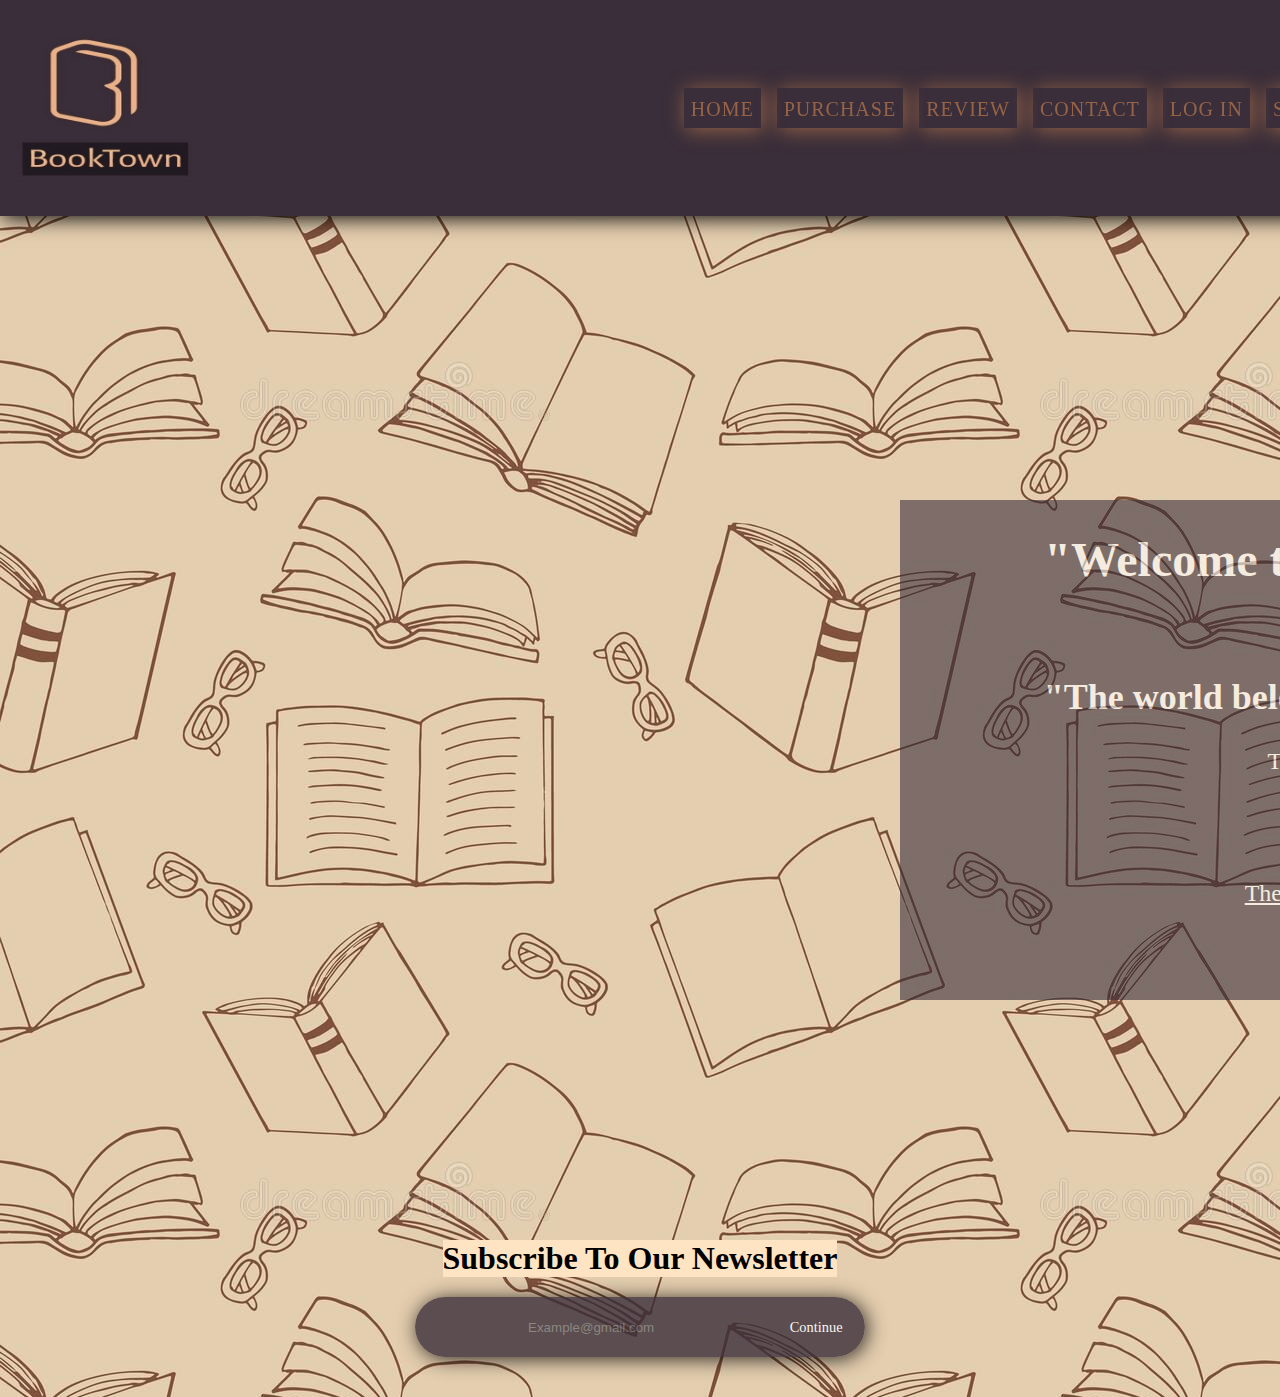
<file: Project 1/index.html>
<!DOCTYPE html>
<html>
<head>
	<meta charset="utf-8">
	<meta http-equiv="X-UA-Compatible" content="IE-edge">
	<meta name="viewport" content="width=device-width, intial-scale=1.0">
	<title> Welcome To BookTown </title>
	


	<link rel="stylesheet" type="text/css" href="../Project 1/CSS/style.css">
	
	
</head>
<body>
	


	<section class="main">
		<nav>


			<a href="#" class="logo">
				<img src="../Project 1/images/logo03.jpg" width="190" height="150" style="right: 1000px;">
			</a>


			<ul class="menu">

				<li><a href="../Project 1/index.html"class="active">Home</a></li>
				<li><a href="../Project 1/purchase.html" class="active">Purchase</a></li>
				<li><a href="../Project 1/review.html" class="active">Review</a></li>
				<li><a href="../Project 1/contactus.html" class="active">Contact</a></li>
				<li><a href="../Project 1/login.html" class="active">log in</a></li>
			    <li><a href="../Project 1/signup.html" class="active">Sign up</a></li>
			</ul>
		</nav>
	</section>

	<section class="box">

		<div class="h1">
          <h1>"Welcome to the BookTown".</h1>
          <br>
          <h2>"The world belongs to those who read".</h2>
          
          <p>Treanding Books</p>

          <ul class="books">

          	<li><a href="../Project 1/Books/The 48 Laws of Power by Greene, Robert (z-lib.org).pdf" class="activee">laws of power</a></li>

          	<li><a href="../Project 1/Books/Deep Work Rules for Focused Success in a Distracted World by Cal Newport (z-lib.org).pdf" class="activee">Deep Work</a></li>

          	<li><a href="../Project 1/Books/The 5AM Club by Robin Sharma (z-lib.org).pdf" class="activee">5am club</a></li>

          	<li><a href="../Project 1/Books/The Laws of Human Nature by Robert Greene (z-lib.org).pdf"class="activee">The laws of human nature</a></li>

          	<li><a href="../Project 1/Books/The Book Thief by Zusak, Markus (z-lib.org).pdf" class="activee">The book thief</a></li>

          </ul>
		</div>
	</section>

	<br>
	<br>
	<br>
	<br>
	<br>
	<br>
	<br>
	<br>
	<br>
	<br>
	<br>
	<br>
	<br>
	<br>
	<br>
	<br>
	<br>
	<br>
	<br>


     <section class="contact">
     	<h4>Subscribe To Our Newsletter</h4>
		<div class="contact-input">
			<input typr="email" placeholder="Example@gmail.com">
			<a href="#">Continue</a>
		</div>
		
	</section>


	
	</body>
	</html>
</file>
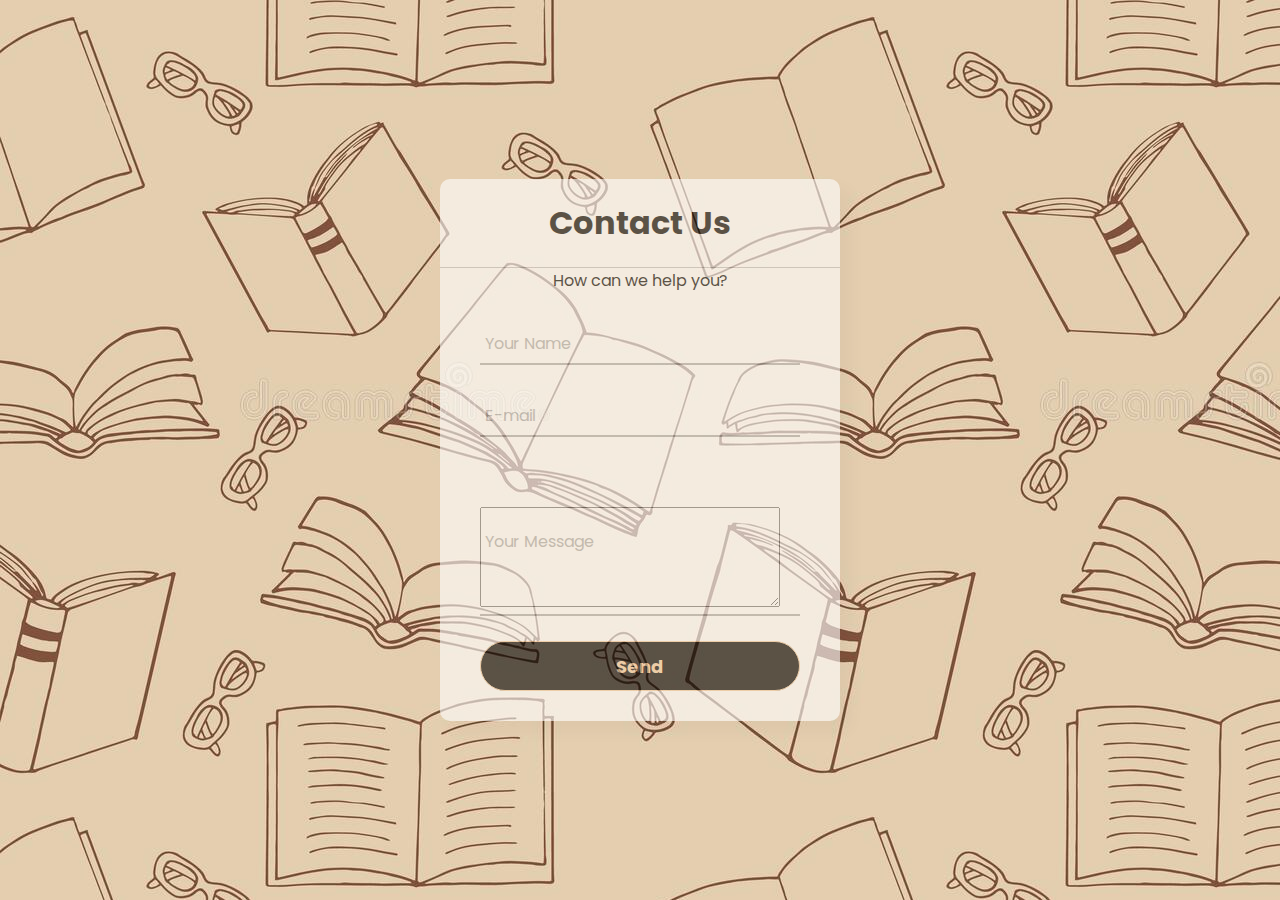
<file: Project 1/contactus.html>
<!DOCTYPE html>
<!-- Coding By CodingNepal - youtube.com/codingnepal -->
<html lang="en" dir="ltr">
  <head>
    <meta charset="utf-8">
    <title>BookTown | Contact us</title>
    <link rel="stylesheet" href="">

    <style>
      @import url('https://fonts.googleapis.com/css2?family=Noto+Sans:wght@700&family=Poppins:wght@400;500;600&display=swap');
*{
  margin: 0;
  padding: 0;
  box-sizing: border-box;
  font-family: "Poppins", sans-serif;
}
body{
  margin: 0;
  padding: 0;
  height: 100vh;
  overflow: hidden;
}
.center{
  position: absolute;
  top: 50%;
  left: 50%;
  transform: translate(-50%, -50%);
  width: 400px;
  background-color: white;
  opacity: 0.6;
  border-radius: 10px;
  box-shadow: 10px 10px 15px rgba(0,0,0,0.05);
}
.center h1{
  text-align: center;
  padding: 20px 0;
  border-bottom: 1px solid silver;
}
.center form{
  padding: 0 40px;
  box-sizing: border-box;
}
form .txt_field{
  position: relative;
  border-bottom: 2px solid #adadad;
  margin: 30px 0;
}
.txt_field input{
  width: 100%;
  padding: 0 5px;
  height: 40px;
  font-size: 16px;
  border: none;
  background: none;
  outline: none;
}
.txt_field label{
  position: absolute;
  top: 50%;
  left: 5px;
  color: #adadad;
  transform: translateY(-50%);
  font-size: 16px;
  pointer-events: none;
  transition: .5s;
}
.txt_field span::before{
  content: '';
  position: absolute;
  top: 40px;
  left: 0;
  width: 0%;
  height: 2px;
  background: #2691d9;
  transition: .5s;
}
.txt_field input:focus ~ label,
.txt_field input:valid ~ label{
  top: -5px;
  color: #2691d9;
}
.txt_field input:focus ~ span::before,
.txt_field input:valid ~ span::before{
  width: 100%;
}
.pass{
  margin: -5px 0 20px 5px;
  color: #a6a6a6;
  cursor: pointer;
}
.pass:hover{
  text-decoration: underline;
}
input[type="submit"]{
  width: 100%;
  height: 50px;
  border: 1px solid;
  background: black;
  border-radius: 25px;
  font-size: 18px;
  color: #f3cda2;
  font-weight: 700;
  cursor: pointer;
  outline: none;
}
input[type="submit"]:hover{
  border-color: #f3cda2;
  transition: .5s;
}
.signup_link{
  margin: 30px 0;
  text-align: center;
  font-size: 16px;
  color: black;
}
.signup_link a{
  color: black;
  text-decoration: none;
}
.signup_link a:hover{
  text-decoration: underline;
}

    </style>
  </head>

  <body style="background-image: url('../Project 1/images/bg02.jpg');">
     
  
    <div class="center">
      <h1>Contact Us</h1>
      <p><center>How can we help you?</center></p>
      <form method="post">
        
        <div class="txt_field">
          <input type="text" required>
          <span></span>
          <label>Your Name</label>
        </div>

        <div class="txt_field">
          <input type="text" required>
          <span></span>
          <label>E-mail</label>
        </div>

        <div class="txt_field">
          <input type="textarea" required>
          <span></span>
          <label>Your Message</label>
           <textarea id="text" name="text" placeholder="Write something.." style="height:100px;
           width: 300px;">
            
           </textarea>

          
             
        </div>

        <div class="pass"></div>
        <input type="submit" value="Send">
        <div class="signup_link">
           
        </div>

      </form>
    </div>

  </body>
</html>
</file>
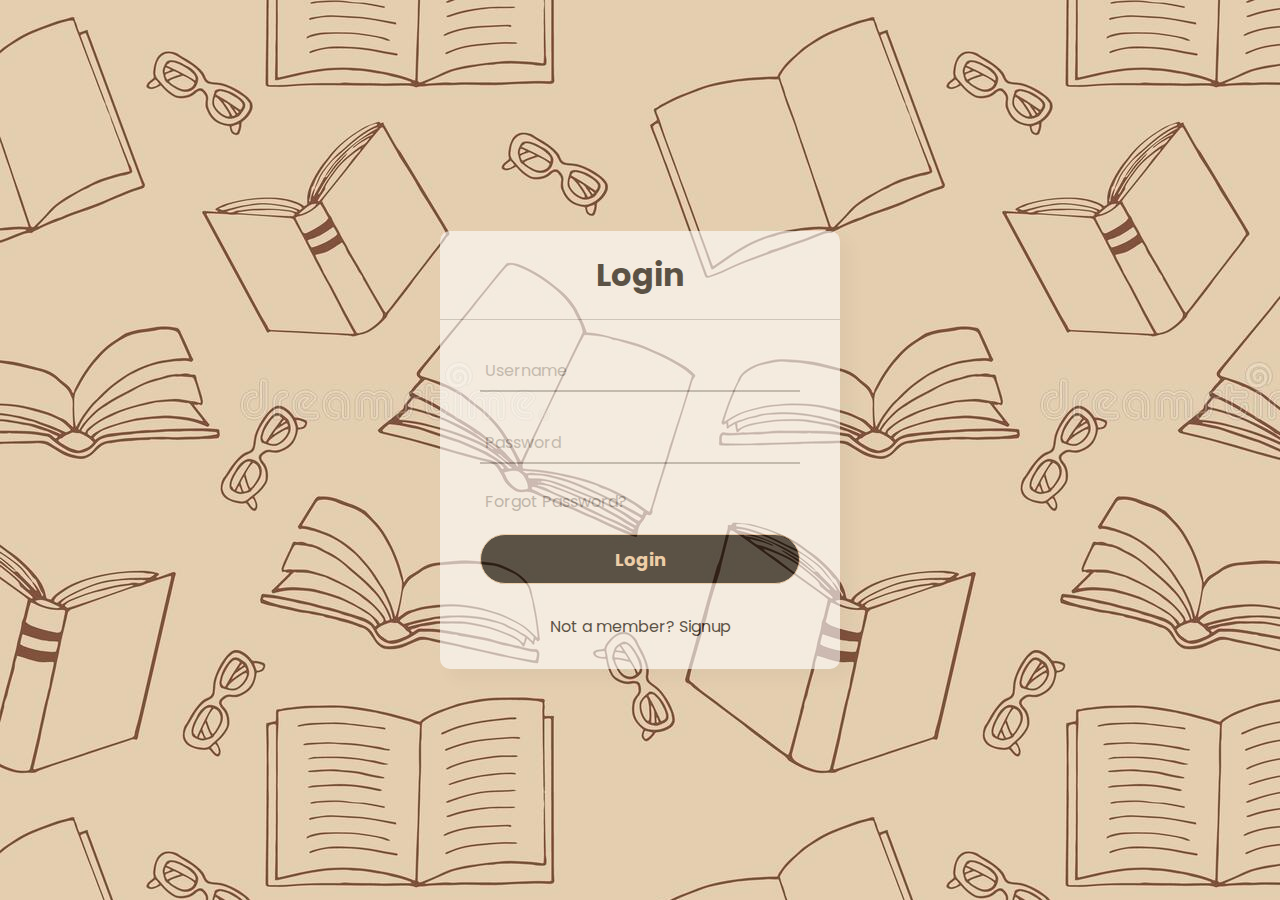
<file: Project 1/login.html>
<!DOCTYPE html>
<html lang="en" dir="ltr">
  <head>
    <meta charset="utf-8">
    <title>BookTown Login</title>
    <link rel="stylesheet" href="">

    <style>
      @import url('https://fonts.googleapis.com/css2?family=Noto+Sans:wght@700&family=Poppins:wght@400;500;600&display=swap');
*{
  margin: 0;
  padding: 0;
  box-sizing: border-box;
  font-family: "Poppins", sans-serif;
}
body{
  margin: 0;
  padding: 0;
  height: 100vh;
  overflow: hidden;
}
*{
  box-sizing: border-box;
}

ul{
  list-style: none;
}

a{
  
  text-decoration: none;
}



.main{
  position: relative;
  right: 200px;
  width: 100px;
  height: 768px;
}
.logo{
  position: fixed;
  left: 10px;

}
  
.center{
  position: absolute;
  top: 50%;
  left: 50%;
  transform: translate(-50%, -50%);
  width: 400px;
  background-color: white;
  opacity: 0.6;
  border-radius: 10px;
  box-shadow: 10px 10px 15px rgba(0,0,0,0.05);
}
.center h1{
  text-align: center;
  padding: 20px 0;
  border-bottom: 1px solid silver;
}
.center form{
  padding: 0 40px;
  box-sizing: border-box;
}
form .txt_field{
  position: relative;
  border-bottom: 2px solid #adadad;
  margin: 30px 0;
}
.txt_field input{
  width: 100%;
  padding: 0 5px;
  height: 40px;
  font-size: 16px;
  border: none;
  background: none;
  outline: none;
}
.txt_field label{
  position: absolute;
  top: 50%;
  left: 5px;
  color: #adadad;
  transform: translateY(-50%);
  font-size: 16px;
  pointer-events: none;
  transition: .5s;
}
.txt_field span::before{
  content: '';
  position: absolute;
  top: 40px;
  left: 0;
  width: 0%;
  height: 2px;
  background: #2691d9;
  transition: .5s;
}
.txt_field input:focus ~ label,
.txt_field input:valid ~ label{
  top: -5px;
  color: #2691d9;
}
.txt_field input:focus ~ span::before,
.txt_field input:valid ~ span::before{
  width: 100%;
}
.pass{
  margin: -5px 0 20px 5px;
  color: #a6a6a6;
  cursor: pointer;
}
.pass:hover{
  text-decoration: underline;
}
input[type="submit"]{
  width: 100%;
  height: 50px;
  border: 1px solid;
  background: black;
  border-radius: 25px;
  font-size: 18px;
  color: #f3cda2;
  font-weight: 700;
  cursor: pointer;
  outline: none;
}
input[type="submit"]:hover{
  border-color: #f3cda2;
  transition: .5s;
}
.signup_link{
  margin: 30px 0;
  text-align: center;
  font-size: 16px;
  color: black;
}
.signup_link a{
  color: black;
  text-decoration: none;
}
.signup_link a:hover{
  text-decoration: underline;
}

    </style>
  </head>

<body style="background-image: url('../Project 1/images/bg02.jpg');">
   <div class="center">
      <h1>Login</h1>
      <form method="post">

        <div class="txt_field">
          <input type="text" required>
          <span></span>
          <label>Username</label>
        </div>

        <div class="txt_field">
          <input type="password" required>
          <span></span>
          <label>Password</label>
        </div>

        <div class="pass">Forgot Password?</div>
        <input type="submit" value="Login">
        <div class="signup_link">
          Not a member? <a href="./signup.html">Signup</a>
        </div>

      </form>
    </div>

  </body>
</html>
</file>
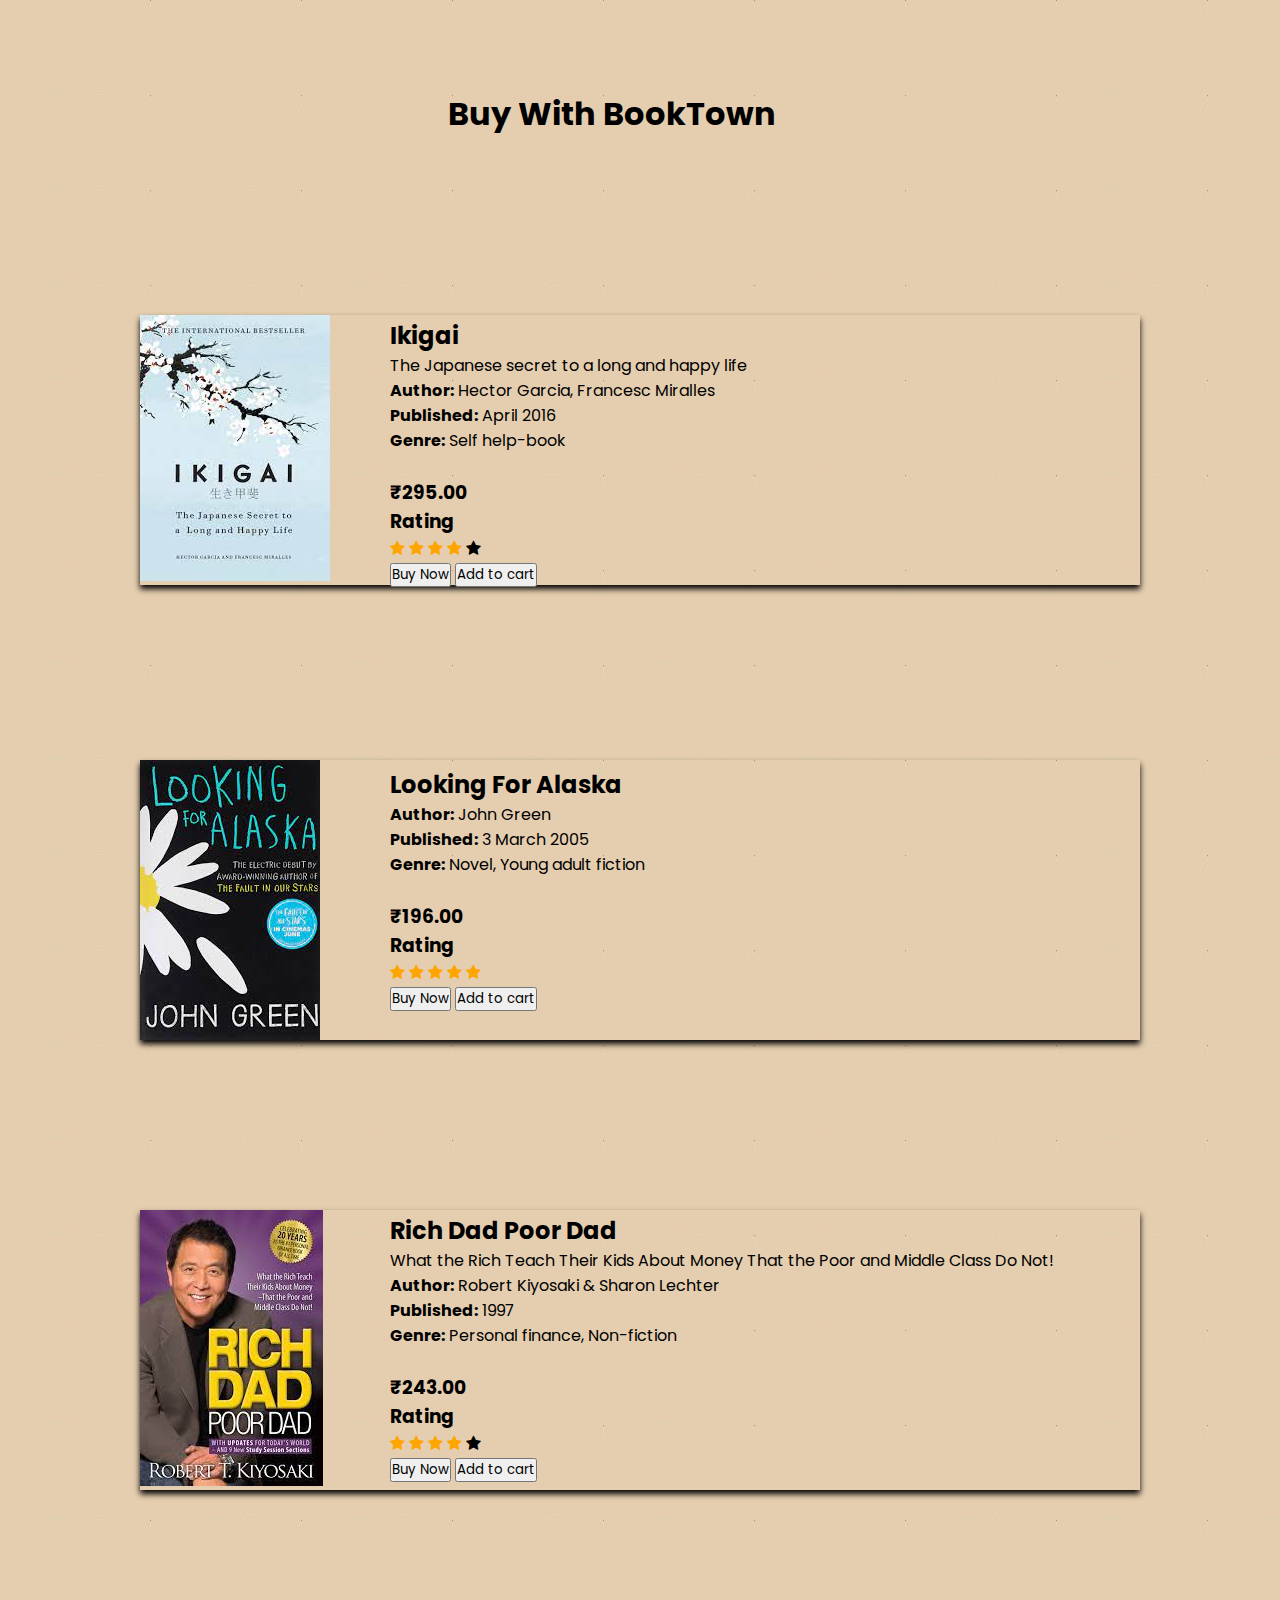
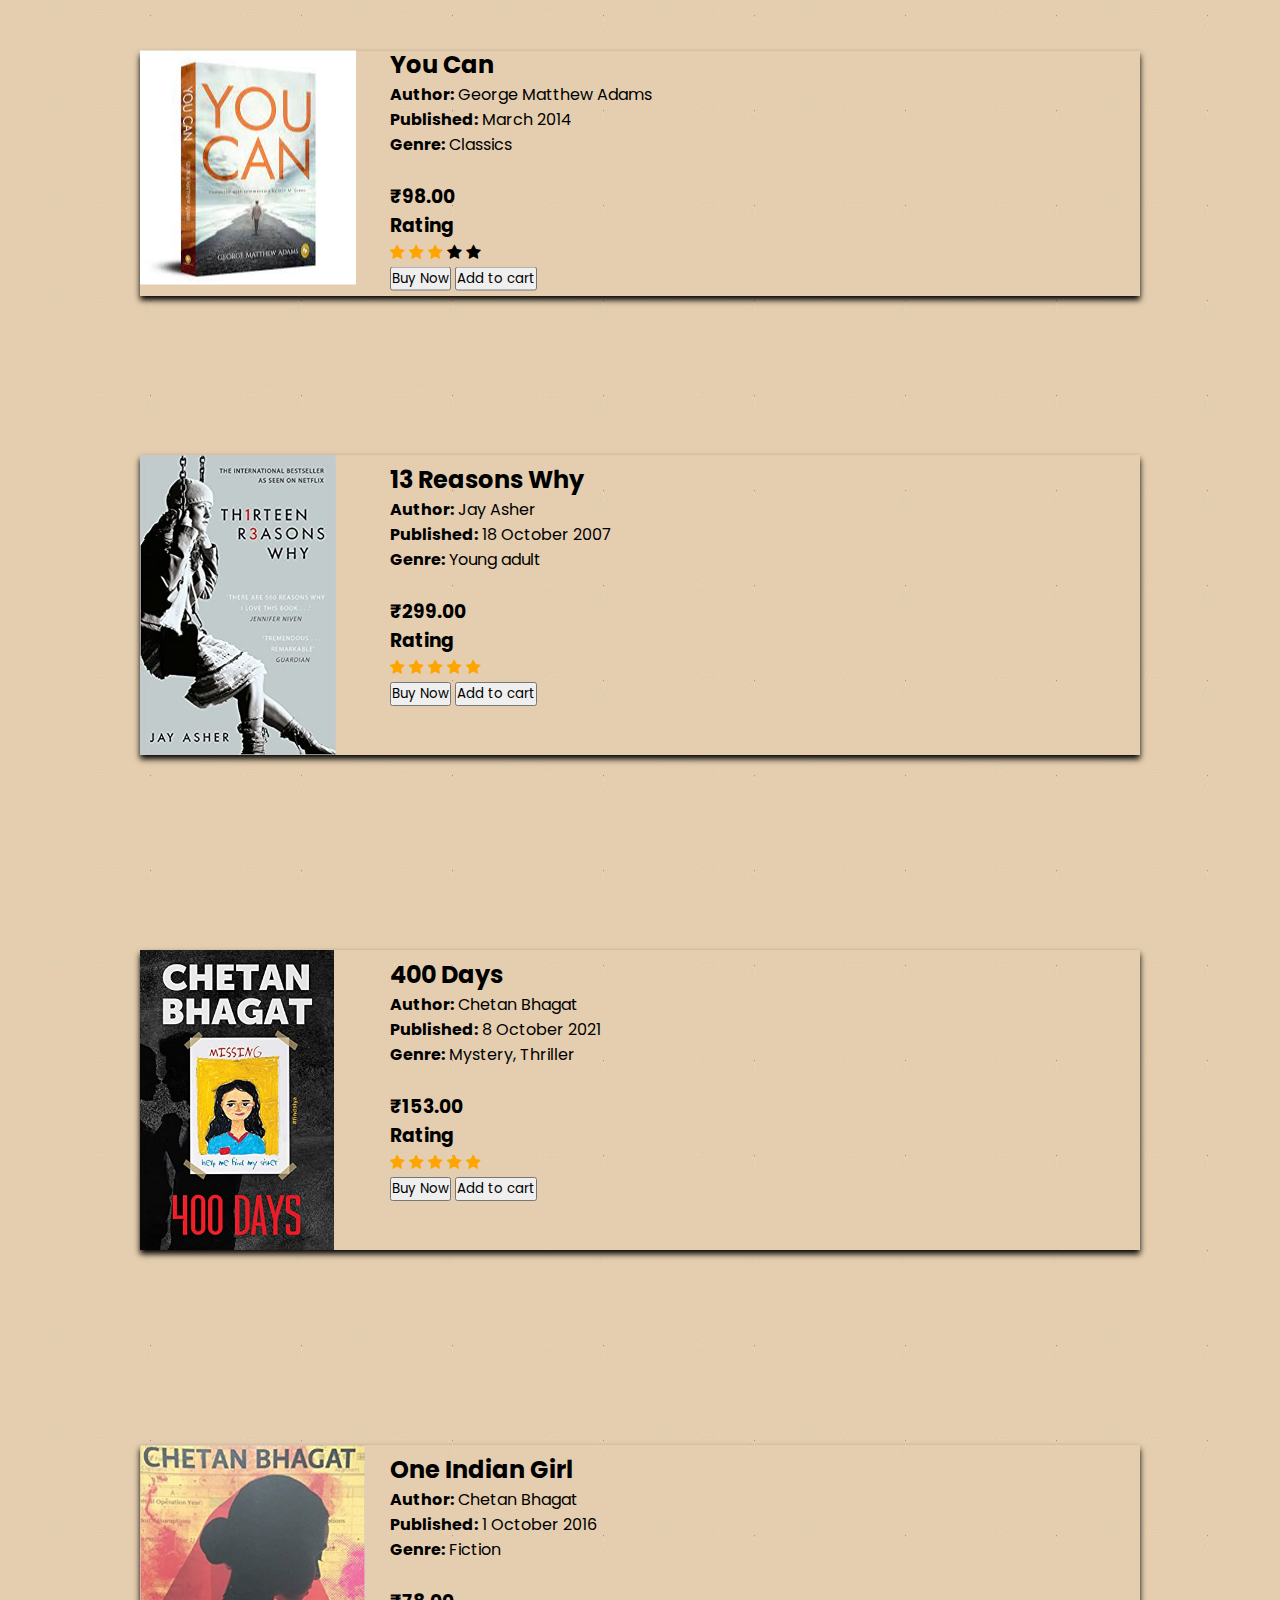
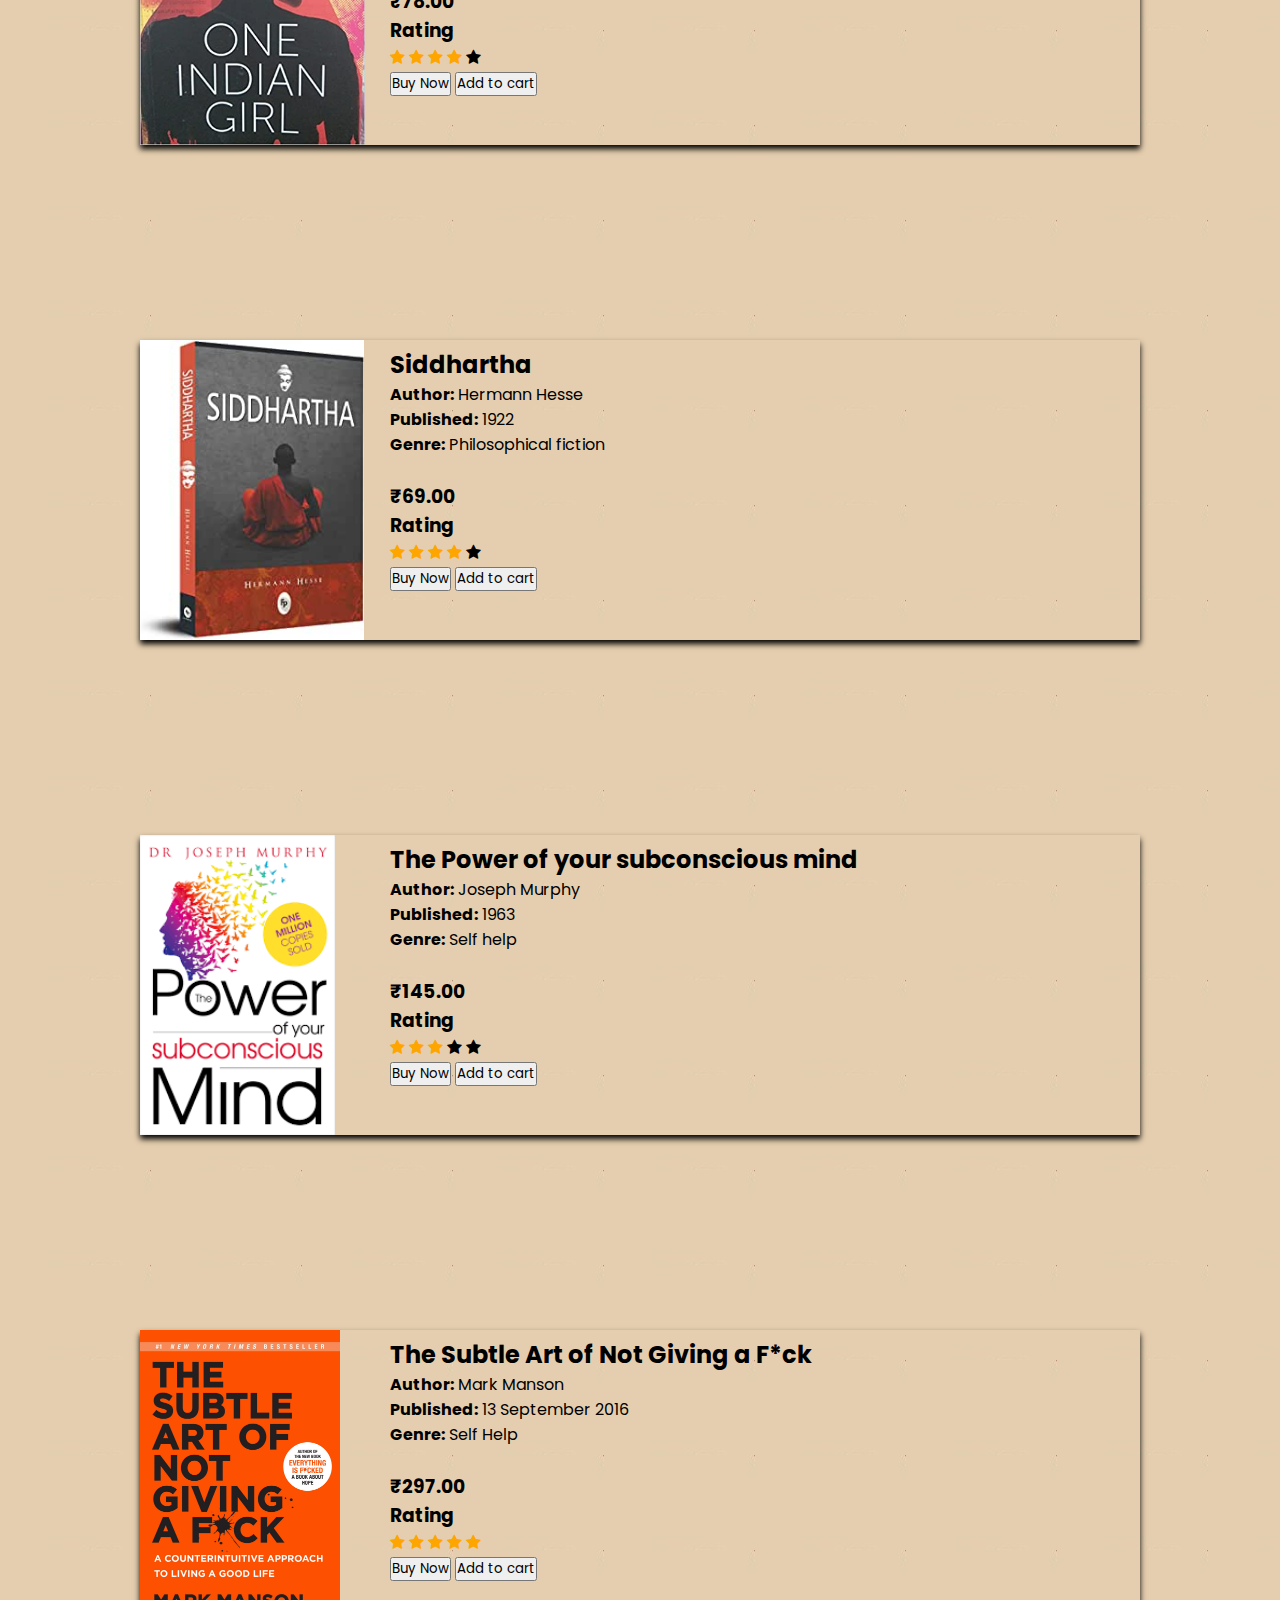
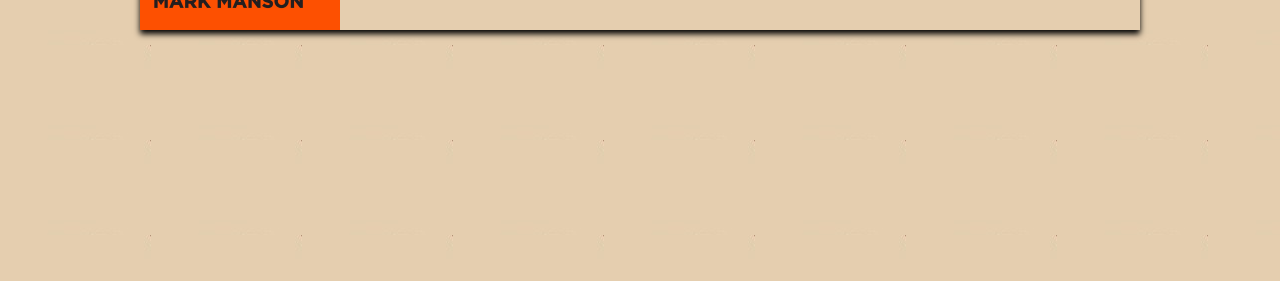
<file: Project 1/purchase.html>
<!DOCTYPE html>
<html>
<head>
	<meta charset="utf-8">
	<meta http-equiv="X-UA-Compatible" content="IE-edge">
	<meta name="viewport" content="width=device-width, intial-scale=1.0">
	<title>Purchase with BookTown</title>
	<link rel="stylesheet" href="">
	<link rel="stylesheet" href="https://cdnjs.cloudflare.com/ajax/libs/font-awesome/4.7.0/css/font-awesome.min.css">

	<style>
      @import url('https://fonts.googleapis.com/css2?family=Noto+Sans:wght@700&family=Poppins:wght@400;500;600&display=swap');
*{
  margin: 0;
  padding: 0;
  box-sizing: border-box;
  font-family: "Poppins", sans-serif;
}
body{
  margin: 0;
  padding: 0;
  height: auto;

}



  
  

h1{
	text-align: center;
	position: absolute;
	top: 10%;
	left: 35%;
}

	

/****************book1**************/

.cart-info1{
  	position: absolute;
  	top: 50%;
  	left: 50%;
  	transform: translate(-50%,-50%);
 }
.cart1{
	position: relative;
	width: 1000px;
	height: 270px;
	box-shadow: 0px 4px 6px 0px rgba(0, 0, 0, 1.0);
	
}
h2{
	position: relative;
	bottom: 100%;
	left: 25%;
}
p{
	position: relative;
	bottom: 100%;
	left: 25%;
}
h3{
	position: relative;
	bottom: 100%;
	left: 25%;

}


button{
	position: relative;
	bottom: 100%;
	left: 25%;
}
button:hover{
	background-color: #f0da1a;
	color: white;
	font-weight: bold;
}

/****************book2**************/

.cart-info2{
  	position: absolute;
  	top: 100%;
  	left: 50%;
  	transform: translate(-50%,-50%);
 }
.cart2{
	position: relative;
	width: 1000px;
	height: 280px;
	box-shadow: 0px 4px 6px 0px rgba(0, 0, 0, 1.0);
	
}


.checked {
	position: relative;
	bottom: 100%;
	left: 25%;
	color: orange;
}
i{
	position: relative;
	bottom: 100%;
	left: 25%;
}
/****************book3**************/

.cart-info3{
  	position: absolute;
  	top: 150%;
  	left: 50%;
  	transform: translate(-50%,-50%);
 }
.cart3{
	position: relative;
	width: 1000px;
	height: 280px;
	box-shadow: 0px 4px 6px 0px rgba(0, 0, 0, 1.0);
	
}


.checked {
	position: relative;
	bottom: 100%;
	left: 25%;
	color: orange;
}
i{
	position: relative;
	bottom: 100%;
	left: 25%;
}
/****************book4**************/
.cart-info4{
  	position: absolute;
  	top: 197%;
  	left: 50%;
  	transform: translate(-50%,-50%);
 }
.cart4{
	position: relative;
	width: 1000px;
	height: 245px;
	box-shadow: 0px 4px 6px 0px rgba(0, 0, 0, 1.0);
	
}

.checked {
	position: relative;
	bottom: 100%;
	left: 25%;
	color: orange;
}
i{
	position: relative;
	bottom: 100%;
	left: 25%;
}

/****************book5**************/
.cart-info5{
  	position: absolute;
  	top: 245%;
  	left: 50%;
  	transform: translate(-50%,-50%);
 }
.cart5{
	position: relative;
	width: 1000px;
	height: 300px;
	box-shadow: 0px 4px 6px 0px rgba(0, 0, 0, 1.0);
	
}


.checked {
	position: relative;
	bottom: 100%;
	left: 25%;
	color: orange;
}
i{
	position: relative;
	bottom: 100%;
	left: 25%;
}
/****************book6**************/
.cart-info6{
  	position: absolute;
  	top: 300%;
  	left: 50%;
  	transform: translate(-50%,-50%);
 }
.cart6{
	position: relative;
	width: 1000px;
	height: 300px;
	box-shadow: 0px 4px 6px 0px rgba(0, 0, 0, 1.0);
	
}


.checked {
	position: relative;
	bottom: 100%;
	left: 25%;
	color: orange;
}
i{
	position: relative;
	bottom: 100%;
	left: 25%;
}

/****************book7**************/
.cart-info7{
  	position: absolute;
  	top: 355%;
  	left: 50%;
  	transform: translate(-50%,-50%);
 }
.cart7{
	position: relative;
	width: 1000px;
	height: 300px;
	box-shadow: 0px 4px 6px 0px rgba(0, 0, 0, 1.0);
	
}


.checked {
	position: relative;
	bottom: 100%;
	left: 25%;
	color: orange;
}
i{
	position: relative;
	bottom: 100%;
	left: 25%;
}


/****************book8**************/
.cart-info8{
  	position: absolute;
  	top: 410%;
  	left: 50%;
  	transform: translate(-50%,-50%);
 }
.cart8{
	position: relative;
	width: 1000px;
	height: 300px;
	box-shadow: 0px 4px 6px 0px rgba(0, 0, 0, 1.0);
	
}


.checked {
	position: relative;
	bottom: 100%;
	left: 25%;
	color: orange;
}
i{
	position: relative;
	bottom: 100%;
	left: 25%;
}


/****************book9**************/
.cart-info9{
  	position: absolute;
  	top: 465%;
  	left: 50%;
  	transform: translate(-50%,-50%);
 }
.cart9{
	position: relative;
	width: 1000px;
	height: 300px;
	box-shadow: 0px 4px 6px 0px rgba(0, 0, 0, 1.0);
	
}


.checked {
	position: relative;
	bottom: 100%;
	left: 25%;
	color: orange;
}
i{
	position: relative;
	bottom: 100%;
	left: 25%;
}



/****************book10**************/
.cart-info10{
  	position: absolute;
  	top: 520%;
  	left: 50%;
  	transform: translate(-50%,-50%);
 }
.cart10{
	position: relative;
	width: 1000px;
	height: 300px;
	box-shadow: 0px 4px 6px 0px rgba(0, 0, 0, 1.0);
	
}


.checked {
	position: relative;
	bottom: 100%;
	left: 25%;
	color: orange;
}
i{
	position: relative;
	bottom: 100%;
	left: 25%;
}

</style>
	</head>







<body style="background-image: url('../Project 1/images/bgpurchase.jpg');">
	<div class="center">
	<h1>Buy With BookTown</h1>




	
		<div class="cart-info1">
		<div class="cart1">
		<img src="../Project 1/images/ikigai.jpg">

        <h2>Ikigai</h2>
        <p>The Japanese secret to a long and happy life</p>
        <p><b>Author:</b> Hector Garcia, Francesc Miralles</p>
        <p><b>Published:</b> April 2016</p>
        <p><b>Genre:</b> Self help-book</p>
        <br>

        <h3>₹295.00</h3>
        
        
        
        
       <h3>Rating</h3>
       <i class="fa fa-star checked"></i>
       <i class="fa fa-star checked"></i>
       <i class="fa fa-star checked"></i>
       <i class="fa fa-star checked"></i>
       <i class="fa fa-star"></i>
       <br>
      
       <button> Buy Now </button>
       <button> Add to cart </button>
    </div>
</div>




<div class="cart-info2">
		<div class="cart2">
		<img src="../Project 1/images/lookingforalaska.jpg">
		
		

        <h2>Looking For Alaska</h2>
        <p></p>
        <p><b>Author:</b> John Green</p>
        <p><b>Published:</b> 3 March 2005</p>
        <p><b>Genre:</b> Novel, Young adult fiction</p>
        <br>

        <h3>₹196.00</h3>
        
        
        
        
       <h3>Rating</h3>
       <i class="fa fa-star checked"></i>
       <i class="fa fa-star checked"></i>
       <i class="fa fa-star checked"></i>
       <i class="fa fa-star checked"></i>
       <i class="fa fa-star checked"></i>
       <br>
      
       <button> Buy Now </button>
       <button> Add to cart </button>
    </div>
</div>





<div class="cart-info3">
		<div class="cart3">
		<img src="../Project 1/images/richdad.jpg">

        <h2>Rich Dad Poor Dad</h2>
        <p>What the Rich Teach Their Kids About Money That the Poor and Middle Class Do Not!</p>
        <p><b>Author:</b> Robert Kiyosaki & Sharon Lechter</p>
        <p><b>Published:</b> 1997</p>
        <p><b>Genre:</b> Personal finance, Non-fiction</p>
        <br>

        <h3>₹243.00</h3>
        
        
        
        
       <h3>Rating</h3>
       <i class="fa fa-star checked"></i>
       <i class="fa fa-star checked"></i>
       <i class="fa fa-star checked"></i>
       <i class="fa fa-star checked"></i>
       <i class="fa fa-star"></i>
       <br>
      
       <button> Buy Now </button>
       <button> Add to cart </button>
    </div>
</div>






<div class="cart-info4">
		<div class="cart4">
		<img src="../Project 1/images/youcan.jpg">

        <br>
        <h2>You Can</h2>
        <p></p>
        <p><b>Author:</b>  George Matthew Adams</p>
        <p><b>Published:</b> March 2014</p>
        <p><b>Genre:</b> Classics</p>
        <br>

        <h3>₹98.00</h3>
        
        
        
        
       <h3>Rating</h3>
       <i class="fa fa-star checked"></i>
       <i class="fa fa-star checked"></i>
       <i class="fa fa-star checked"></i>
       <i class="fa fa-star"></i>
       <i class="fa fa-star"></i>
       <br>
      
       <button> Buy Now </button>
       <button> Add to cart </button>
    </div>
</div>




<div class="cart-info5">
		<div class="cart5">
		<img src="../Project 1/images/13reasonwhy.jpg" height="300">

        <h2>13 Reasons Why</h2>
        <p></p>
        <p><b>Author:</b> Jay Asher</p>
        <p><b>Published:</b> 18 October 2007</p>
        <p><b>Genre:</b> Young adult</p>
        <br>

        <h3>₹299.00</h3>
        
        
        
        
       <h3>Rating</h3>
       <i class="fa fa-star checked"></i>
       <i class="fa fa-star checked"></i>
       <i class="fa fa-star checked"></i>
       <i class="fa fa-star checked"></i>
       <i class="fa fa-star checked"></i>
       <br>
      
       <button> Buy Now </button>
       <button> Add to cart </button>
    </div>
</div>



<div class="cart-info6">
		<div class="cart6">
		<img src="../Project 1/images/400days.jpg" height="300">

        <h2>400 Days</h2>
        <p></p>
        <p><b>Author:</b> Chetan Bhagat</p>
        <p><b>Published:</b> 8 October 2021</p>
        <p><b>Genre:</b> Mystery, Thriller</p>
        <br>

        <h3>₹153.00</h3>
        
        
        
        
       <h3>Rating</h3>
       <i class="fa fa-star checked"></i>
       <i class="fa fa-star checked"></i>
       <i class="fa fa-star checked"></i>
       <i class="fa fa-star checked"></i>
       <i class="fa fa-star checked"></i>
       <br>
      
       <button> Buy Now </button>
       <button> Add to cart </button>
    </div>
</div>





<div class="cart-info7">
		<div class="cart7">
		<img src="../Project 1/images/oneindiangirl.jpg" height="300">

        <h2>One Indian Girl</h2>
        <p></p>
        <p><b>Author:</b> Chetan Bhagat</p>
        <p><b>Published:</b> 1 October 2016</p>
        <p><b>Genre:</b> Fiction</p>
        <br>

        <h3>₹78.00</h3>
        
        
        
        
       <h3>Rating</h3>
       <i class="fa fa-star checked"></i>
       <i class="fa fa-star checked"></i>
       <i class="fa fa-star checked"></i>
       <i class="fa fa-star checked"></i>
       <i class="fa fa-star"></i>
       <br>
      
       <button> Buy Now </button>
       <button> Add to cart </button>
    </div>
</div>






<div class="cart-info8">
		<div class="cart8">
		<img src="../Project 1/images/siddhartha.jpg" height="300">

        <h2>Siddhartha</h2>
        <p></p>
        <p><b>Author:</b> Hermann Hesse</p>
        <p><b>Published:</b> 1922</p>
        <p><b>Genre:</b> Philosophical fiction</p>
        <br>

        <h3>₹69.00</h3>
        
        
        
        
       <h3>Rating</h3>
       <i class="fa fa-star checked"></i>
       <i class="fa fa-star checked"></i>
       <i class="fa fa-star checked"></i>
       <i class="fa fa-star checked"></i>
       <i class="fa fa-star"></i>
       <br>
      
       <button> Buy Now </button>
       <button> Add to cart </button>
    </div>
</div>




<div class="cart-info9">
		<div class="cart9">
		<img src="../Project 1/images/subconscious.png" height="300">

        <h2>The Power of your subconscious mind</h2>
        <p></p>
        <p><b>Author:</b> Joseph Murphy</p>
        <p><b>Published:</b> 1963</p>
        <p><b>Genre:</b> Self help</p>
        <br>

        <h3>₹145.00</h3>
        
        
        
        
       <h3>Rating</h3>
       <i class="fa fa-star checked"></i>
       <i class="fa fa-star checked"></i>
       <i class="fa fa-star checked"></i>
       <i class="fa fa-star"></i>
       <i class="fa fa-star"></i>
       <br>
      
       <button> Buy Now </button>
       <button> Add to cart </button>
    </div>
</div>




<div class="cart-info10">
		<div class="cart10">
		<img src="../Project 1/images/subtleartoff.jpg" height="300">

        <h2>The Subtle Art of Not Giving a F*ck</h2>
        <p></p>
        <p><b>Author:</b> Mark Manson</p>
        <p><b>Published:</b> 13 September 2016</p>
        <p><b>Genre:</b> Self Help</p>
        <br>

        <h3>₹297.00</h3>
        
        
        
        
       <h3>Rating</h3>
       <i class="fa fa-star checked"></i>
       <i class="fa fa-star checked"></i>
       <i class="fa fa-star checked"></i>
       <i class="fa fa-star checked"></i>
       <i class="fa fa-star checked"></i>
       <br>
      
       <button> Buy Now </button>
       <button> Add to cart </button>
    </div>
</div>
</div>































</body>
</html>
</file>
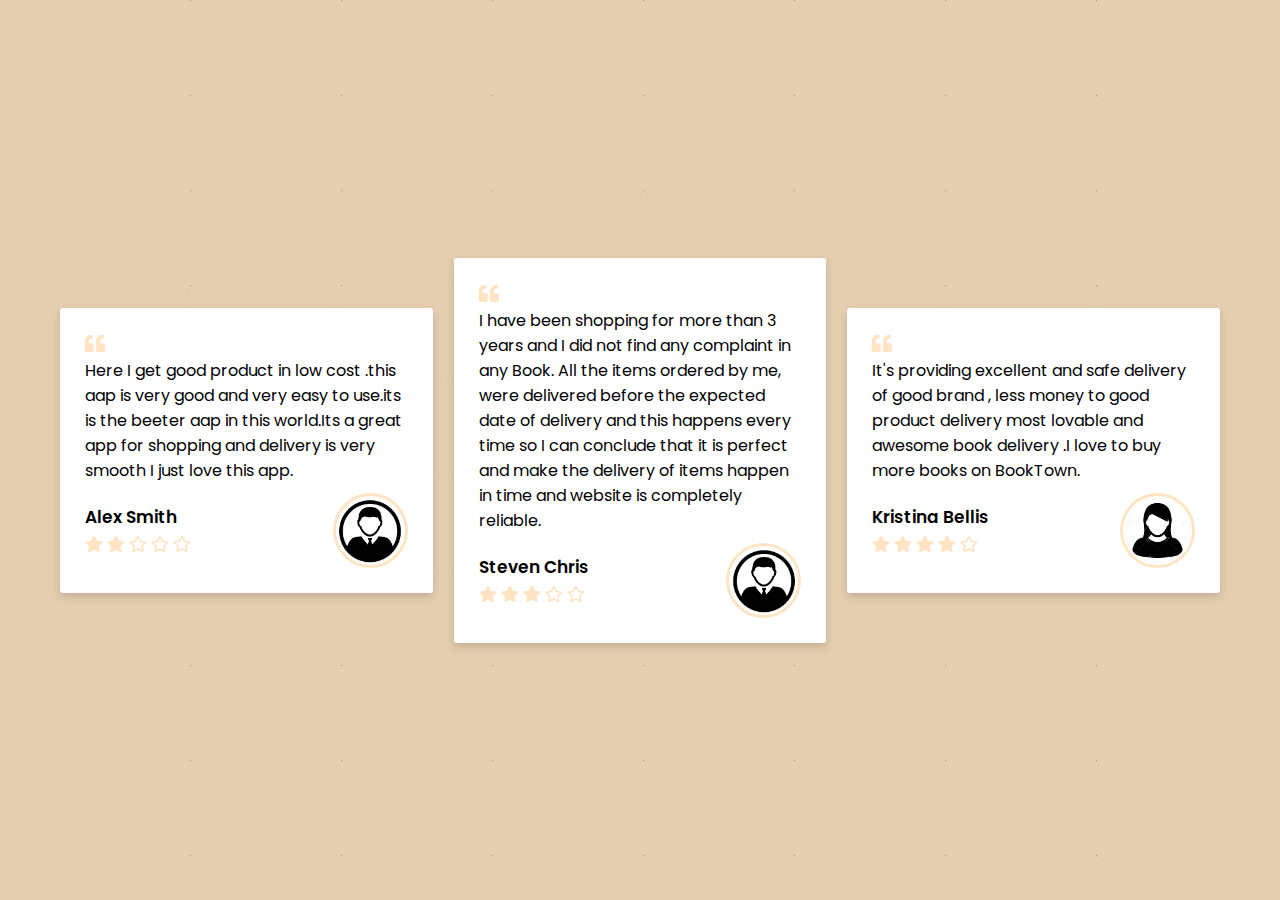
<file: Project 1/review.html>
<!DOCTYPE html>
<html lang="en">
<head>
    <meta charset="UTF-8">
    <meta name="viewport" content="width=device-width, initial-scale=1.0">
    <title>Review|BookTown</title>
    <link rel="stylesheet" href="https://cdnjs.cloudflare.com/ajax/libs/font-awesome/5.15.3/css/all.min.css"/>

    <style>

     @import url('https://fonts.googleapis.com/css2?family=Noto+Sans:wght@700&family=Poppins:wght@400;500;600&display=swap');
*{
  margin: 0;
  padding: 0;
  box-sizing: border-box;
  font-family: 'Poppins', sans-serif;
}
html,body{
  display: grid;
  height: 100%;
  place-items: center;
  background-image: url('../Project 1/images/bgpurchase.jpg');
}
::selection{
  background: bisque;
}
.wrapper{
  max-width: 1200px;
  margin: auto;
  padding: 0 20px;
  display: flex;
  flex-wrap: wrap;
  align-items: center;
  justify-content: space-between;
}
.wrapper .box{
  background: #fff;
  width: calc(33% - 10px);
  padding: 25px;
  border-radius: 3px;
  box-shadow: 0px 4px 8px rgba(0,0,0,0.15);
}
.wrapper .box i.quote{
  font-size: 20px;
  color: bisque;
}
.wrapper .box .content{
  display: flex;
  flex-wrap: wrap;
  align-items: center;
  justify-content: space-between;
  padding-top: 10px;
}
.box .info .name{
  font-weight: 600;
  font-size: 17px;
}
.box .info .job{
  font-size: 16px;
  font-weight: 500;
  color: bisque;
}
.box .info .stars{
  margin-top: 2px;
}
.box .info .stars i{
  color: bisque;
}
.box .content .image{
  height: 75px;
  width: 75px;
  padding: 3px;
  background: bisque;
  border-radius: 50%;
}
.content .image img{
  height: 100%;
  width: 100%;
  object-fit: cover;
  border-radius: 50%;
  border: 2px solid #fff;
}
.box:hover .content .image img{
  border-color: #fff;
}
@media (max-width: 1045px) {
  .wrapper .box{
    width: calc(50% - 10px);
    margin: 10px 0;
  }
}
@media (max-width: 702px) {
  .wrapper .box{
    width: 100%;
  }
}
</style>

</head>








<body>
  <div class="wrapper">
    <div class="box">
      <i class="fas fa-quote-left quote"></i>
      <p>Here I get good product in low cost .this aap is very good and very easy to use.its is the beeter aap in this world.Its a great app for shopping and delivery is very smooth I just love this app.</p>
      <div class="content">
        <div class="info">
          <div class="name">Alex Smith</div>
          <div class="stars">
            <i class="fas fa-star"></i>
            <i class="fas fa-star"></i>
            <i class="far fa-star"></i>
            <i class="far fa-star"></i>
            <i class="far fa-star"></i>
          </div>
        </div>
        <div class="image">
          <img src="../Project 1/images/boyavatar.jpg" alt="">
        </div>
      </div>
    </div>






    <div class="box">
      <i class="fas fa-quote-left quote"></i>
      <p>I have been shopping for more than 3 years and I did not find any complaint in any Book. All the items ordered by me, were delivered before the expected date of delivery and this happens every time so I can conclude that it is perfect and make the delivery of items happen in time and website is completely reliable.</p>
      <div class="content">
        <div class="info">
          <div class="name">Steven Chris</div>
          <div class="stars">
            <i class="fas fa-star"></i>
            <i class="fas fa-star"></i>
            <i class="fas fa-star"></i>
            <i class="far fa-star"></i>
            <i class="far fa-star"></i>
          </div>
        </div>
        <div class="image">
          <img src="../Project 1/images/boyavatar.jpg" alt="">
        </div>
      </div>
    </div>




    <div class="box">
      <i class="fas fa-quote-left  quote"></i>
      <p>It's providing excellent and safe delivery of good brand , less money to good product delivery most lovable and awesome book delivery .I love to buy more books on BookTown.</p>
      <div class="content">
        <div class="info">
          <div class="name">Kristina Bellis</div>
          <div class="stars">
            <i class="fas fa-star"></i>
            <i class="fas fa-star"></i>
            <i class="fas fa-star"></i>
            <i class="fas fa-star"></i>
            <i class="far fa-star"></i>
          </div>
        </div>
        <div class="image">
          <img src="../Project 1/images/girl.jpg" alt="">
        </div>
      </div>
    </div>
  </div>


</body>
</html>
</file>
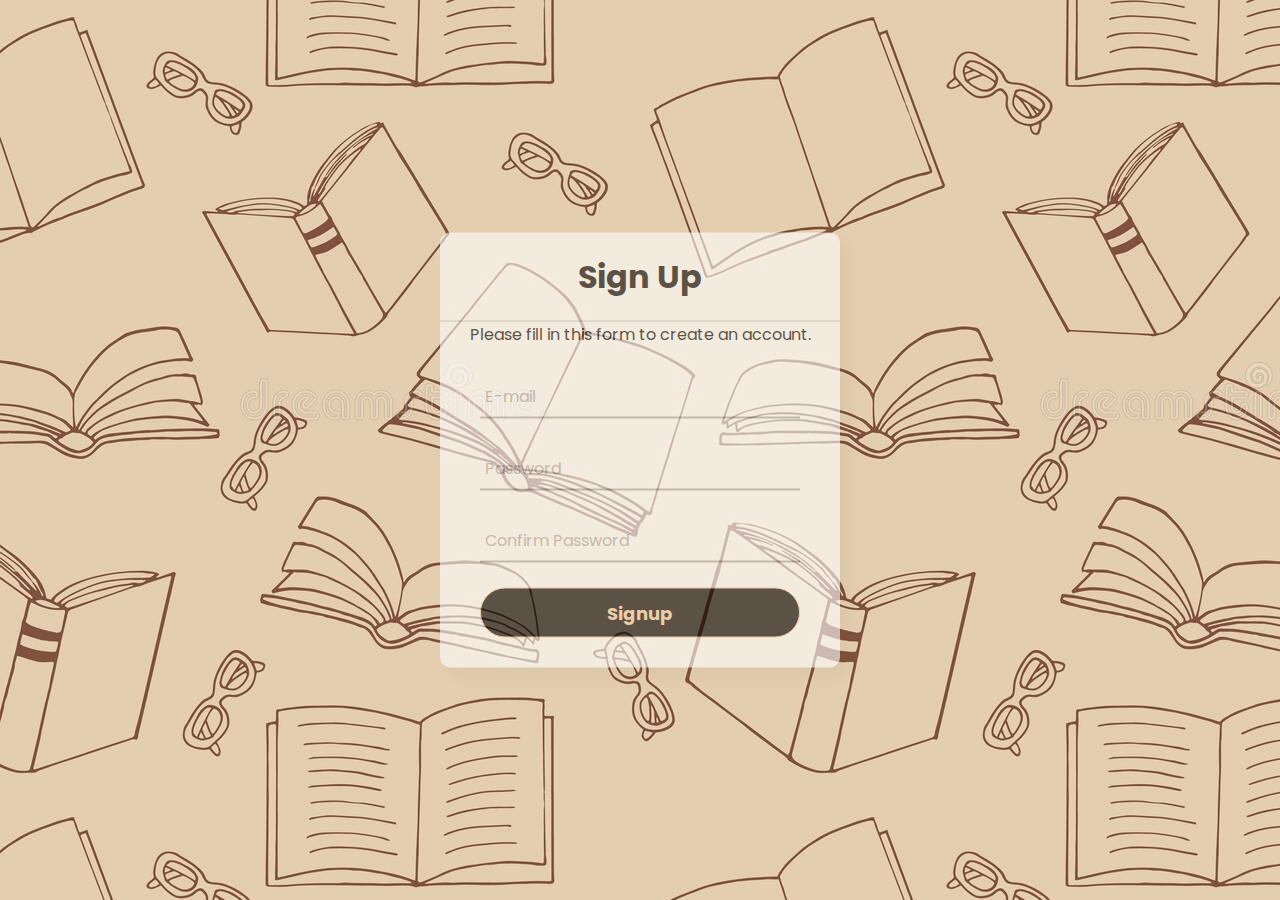
<file: Project 1/signup.html>
<!DOCTYPE html>
<html lang="en" dir="ltr">
  <head>
    <meta charset="utf-8">
    <title>BookTown Signup</title>

    <style>
      @import url('https://fonts.googleapis.com/css2?family=Noto+Sans:wght@700&family=Poppins:wght@400;500;600&display=swap');
*{
  margin: 0;
  padding: 0;
  box-sizing: border-box;
  font-family: "Poppins", sans-serif;
}
body{
  margin: 0;
  padding: 0;
  height: 100vh;
  overflow: hidden;
}
.center{
  position: absolute;
  top: 50%;
  left: 50%;
  transform: translate(-50%, -50%);
  width: 400px;
  background-color: white;
  opacity: 0.6;
  border-radius: 10px;
  box-shadow: 10px 10px 15px rgba(0,0,0,0.05);
}
.center h1{
  text-align: center;
  padding: 20px 0;
  border-bottom: 1px solid silver;
}
.center form{
  padding: 0 40px;
  box-sizing: border-box;
}
form .txt_field{
  position: relative;
  border-bottom: 2px solid #adadad;
  margin: 30px 0;
}
.txt_field input{
  width: 100%;
  padding: 0 5px;
  height: 40px;
  font-size: 16px;
  border: none;
  background: none;
  outline: none;
}
.txt_field label{
  position: absolute;
  top: 50%;
  left: 5px;
  color: #adadad;
  transform: translateY(-50%);
  font-size: 16px;
  pointer-events: none;
  transition: .5s;
}
.txt_field span::before{
  content: '';
  position: absolute;
  top: 40px;
  left: 0;
  width: 0%;
  height: 2px;
  background: #2691d9;
  transition: .5s;
}
.txt_field input:focus ~ label,
.txt_field input:valid ~ label{
  top: -5px;
  color: #2691d9;
}
.txt_field input:focus ~ span::before,
.txt_field input:valid ~ span::before{
  width: 100%;
}
.pass{
  margin: -5px 0 20px 5px;
  color: #a6a6a6;
  cursor: pointer;
}
.pass:hover{
  text-decoration: underline;
}
input[type="submit"]{
  width: 100%;
  height: 50px;
  border: 1px solid;
  background: black;
  border-radius: 25px;
  font-size: 18px;
  color: #f3cda2;
  font-weight: 700;
  cursor: pointer;
  outline: none;
}
input[type="submit"]:hover{
  border-color: #f3cda2;
  transition: .5s;
}
.signup_link{
  margin: 30px 0;
  text-align: center;
  font-size: 16px;
  color: black;
}
.signup_link a{
  color: black;
  text-decoration: none;
}
.signup_link a:hover{
  text-decoration: underline;
}

    </style>
  </head>

  <body style="background-image: url('../Project 1/images/bg02.jpg');">
     
  
    <div class="center">
      <h1>Sign Up</h1>
      <p><center>Please fill in this form to create an account.</center></p>
      <form method="post">
        
        <div class="txt_field">
          <input type="text" required>
          <span></span>
          <label>E-mail</label>
        </div>

        <div class="txt_field">
          <input type="password" required>
          <span></span>
          <label>Password</label>
        </div>

        <div class="txt_field">
          <input type="password" required>
          <span></span>
          <label>Confirm Password</label>
        </div>

        <div class="pass"></div>
        <input type="submit" value="Signup">
        <div class="signup_link">
           
        </div>

      </form>
    </div>

  </body>
</html>
</file>
<file: Project 1/CSS/style.css>
body{
	margin: 0px;
	padding: 0px;
	font-family: 'Montserrat';
	background-image: url('../images/bg02.jpg');

}

*{
	box-sizing: border-box;
}

ul{
	list-style: none;
}

a{
	
	text-decoration: none;
}



.main{
	position: relative;
	right: 200px;
	width: 100px;
	height: 768px;
}
.logo{
	position: fixed;
	left: 10px;

}
	

nav{
	display: inline-flex;
	align-items: center;
	justify-content: space-around;
	padding: 80px;
	background-image: url('../images/logo bg.jpg');
	box-shadow: 2px 2px 20px  ;
	z-index: 1;
	width: 160%;
	position: fixed;
	left: 0px;
	top: 0px;
}
nav ul{
	display: flex;
	margin: 0px;
	padding: 0px;
}
nav ul li a{
	height: 40px;
	line-height: 43px;
	margin: 8px;
	padding: 0px 7px;
	display: flex;
	font-size: 20px;
	text-transform: uppercase;
	font-weight: 400;
	color: #966347;
	letter-spacing: 1px;
	transition: 0.3s ease-in-out;
}
nav ul li a:hover{
	border-radius: 2px;
	background-color: bisque;
	color: black;
	box-shadow: 2px 2px 20px rgb(153, 99, 71);
}
.active{
	background-color: ;
	color: ;
	box-shadow: 2px 2px 20px;
}
.h1{
    font-size: x-large;
	text-align: center;
	color: white;
	
}
.box{
	position: fixed;
	left: 900px;
	top: 500px;
    height: 500px;
	width: 900px;
	background-image: url('../images/logo bg.jpg');
	opacity: 0.6;
	margin: 0px auto;
	
}

.activee{
	color: white;
	background-color: ;
	text-decoration: underline;
}









	

/**********CONTACT*******/

.contact{
	display: flex;
	align-items: center;
	justify-content: center;
	flex-direction: column;
	margin: 10px 0px;
	margin-top: 80px;
	padding: 30px 0px;
	
}
.contact h4{
	font-size: 2rem;
	margin: 20px;
	color: black;
	background-color: bisque;


}

.contact-input{
	width: 450px;
	height: 60px;
	display: flex;
	background-image: url('../images/logo bg.jpg');
	opacity: 0.8;
	justify-content: center;border-radius: 50px;
	box-shadow: 2px 2px 20px;
}
.contact-input input{
	width: 200%;
	background-color: transparent;
	border: none;
	outline: none;
	text-align: center;
	color: white;

}
.contact-input a{
	width: 200px;
	height: 35px;
	background-color: ;
	color: white;
	display: flex;
	font-size: 0.9rem;
	align-items: center;
	justify-content: center;
	margin: auto 10px;
	border-radius: 20px;
	font-weight: 500;
}
.contact-input a:hover{
	background-color: bisque;
}
.log: hover{
		height: 40px;
	line-height: 43px;
	margin: 8px;
	padding: 0px 7px;
	display: flex;
	font-size: 0.8rem;
	text-transform: uppercase;
	font-weight: 400;
	color: #966347;
	letter-spacing: 2px;
	transition: 0.3s ease-in-out;
	border-radius: 2px;
	background-color: ;
	color: white;
	box-shadow: 2px 2px 20px rgb(153, 99, 71);
	text-align: justify;
		
	}


/***********8RESPONSIVE***************/

@media (max-width: 1100px){
	nav{
		justify-content: space-between;
		height: 65px;
	}
	.menu{
		display: none;
		position: absolute;
		top: 65px;
		left: 0px;
		background-color: ;
		border-bottom: 2px solid;
		width: 100%;
	}
	.menu li{
		width: 100%;
	}
	nav .menu li a{
		width: 100%;
		height: 40px;
		justify-content: center;
		align-items: center;
		margin: 0px;
		padding: 25px;
		border: 1px solid;
	}
	nav .menu-icon{
		cursor: pointer;
		float: right;
		padding: 28px 20px;
		position: relative;
		user-select: none;
	}
	nav .menu-icon .nav-icon{
		background-color: ;
		display: block;
		height: 2px;
		position: relative;
		transition: background 0.2s ease-out;
		width: 18px;
	}
	nav .menu-icon .nav-icon:before,
	nav .menu-icon .nav-icon:after{
		background: ;
		content: "";
		display: block;
		height: 100%;
		position: absolute;
		transition: all ease-out 0.3s;
		width: 100%;
	}
	nav .menu-icon .nav-icon:before{
		top: 5px;
	}
	nav .menu-icon .nav-icon:after{
		top: -5px;
	}
	nav .menu-icon:checked ~ .menu-icon .nav-icon{
		background: transparent;
	}
	nav .menu-icon:checked ~ .menu-icon .nav-icon .nav-icon:before{
		transform: rotate(-45deg);
		top: 0;
	}
	nav .menu-icon:checked ~ .menu-icon .nav-icon .nav-icon:after{
		transform: rotate(45deg);
		top: 0;
	}
	nav .menu-btn{
		display: none;
	}
	nav .menu-btn:checked ~ .menu{
		display: block;
	}
	.header-img{
		display: none;
	}
	.header-text{
		text-align: center;
	}


}
</file>
